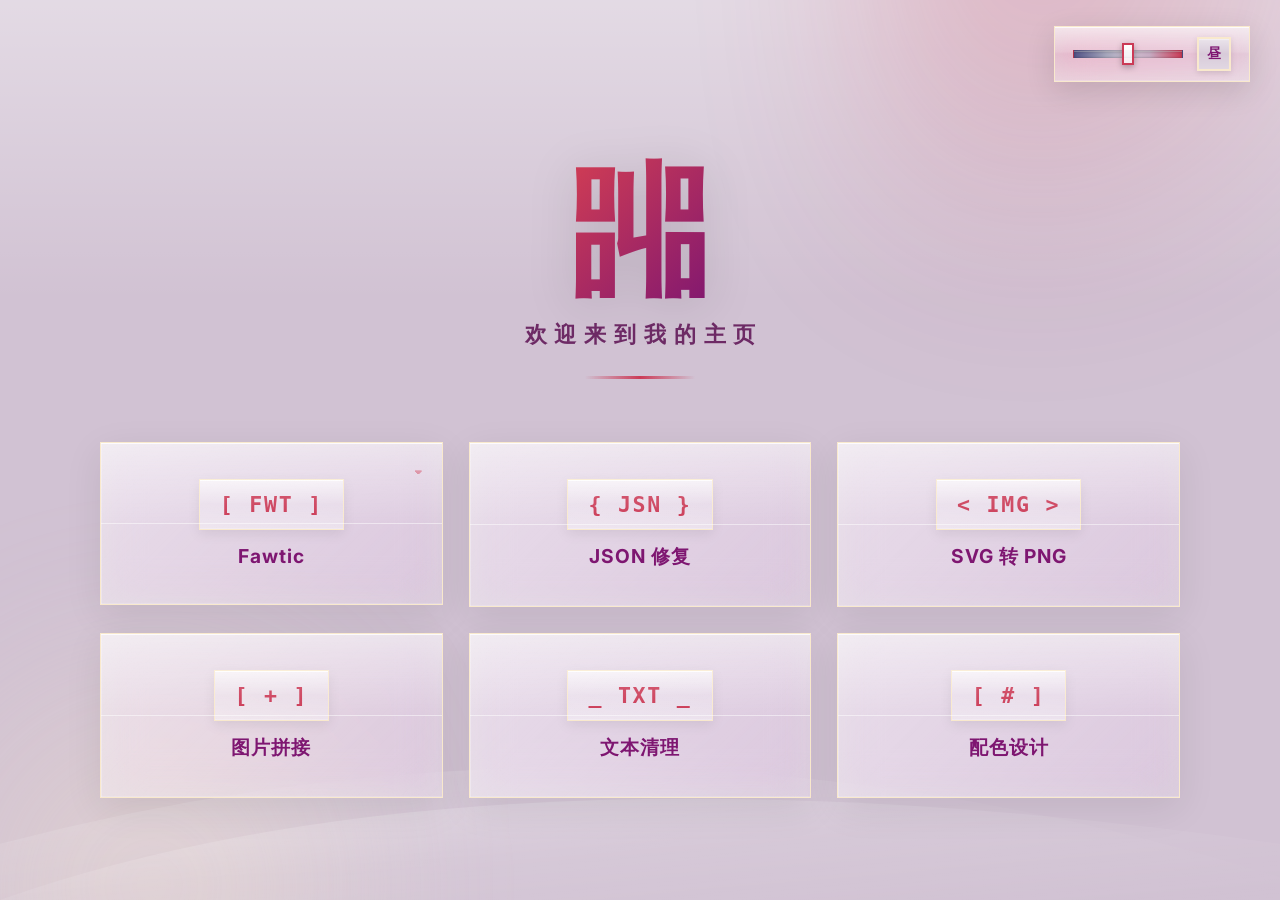
<file: index.html>
<!DOCTYPE html>
<html lang="zh-CN">
<head>
  <meta charset="UTF-8">
  <meta name="viewport" content="width=device-width, initial-scale=1.0">
  <title>嘂 - 首页</title>
  <style>
    @import url('https://fonts.googleapis.com/css2?family=Inter:wght@300;400;600;800&display=swap');

    /* ===== 主题变量（与原站完全一致的 6 套配色） ===== */
    :root {
      --bg-color: #d1c2d3;
      --text-color: #7e1671;
      --border-color: #f9e9cd;
      --accent-color: #CB3A56;
      --header-text-color: #5c1052;
    }
    :root[data-tone="neutral"][data-mode="light"] {
      --bg-color: #d1c2d3; --text-color: #7e1671; --border-color: #f9e9cd; --accent-color: #CB3A56; --header-text-color: #5c1052;
    }
    :root[data-tone="neutral"][data-mode="dark"] {
      --bg-color: #815c94; --text-color: #fbecde; --border-color: #4f383e; --accent-color: #e77c8e; --header-text-color: #fbecde;
    }
    :root[data-tone="cool"][data-mode="light"] {
      --bg-color: #a7a8bd; --text-color: #2d0c13; --border-color: #5d3f51; --accent-color: #CB3A56; --header-text-color: #ffffff;
    }
    :root[data-tone="cool"][data-mode="dark"] {
      --bg-color: #525288; --text-color: #ccccd6; --border-color: #74759b; --accent-color: #e77c8e; --header-text-color: #ffffff;
    }
    :root[data-tone="warm"][data-mode="light"] {
      --bg-color: #c8adc4; --text-color: #4c1f24; --border-color: #9570a9; --accent-color: #CB3A56; --header-text-color: #ffffff;
    }
    :root[data-tone="warm"][data-mode="dark"] {
      --bg-color: #461629; --text-color: #ede3e7; --border-color: #b8a5d2; --accent-color: #e77c8e; --header-text-color: #380a1d;
    }

    /* ===== 基础 ===== */
    * { margin: 0; padding: 0; box-sizing: border-box; }

    html { scroll-behavior: smooth; }

    body {
      font-family: 'Inter', sans-serif;
      background-color: var(--bg-color);
      color: var(--text-color);
      min-height: 100vh;
      min-height: 100dvh;
      overflow-x: hidden;
      position: relative;
      transition: background-color 0.5s ease, color 0.5s ease;
      display: flex;
      flex-direction: column;
    }

    /* 顶部环境高光（沿用原站元素，增强玻璃氛围） */
    body::before {
      content: "";
      position: absolute;
      top: 0; left: 0; right: 0;
      height: 300px;
      background: linear-gradient(180deg, rgba(255,255,255,0.4) 0%, rgba(255,255,255,0) 100%);
      pointer-events: none;
      z-index: 0;
    }

    /* 底部 swoosh 装饰（沿用原站元素） */
    body::after {
      content: "";
      position: fixed;
      bottom: 0; left: 0; right: 0;
      width: 100vw;
      height: 25vh;
      background-image: url('icon_svg/aero_swoosh.svg');
      background-size: 100% 100%;
      background-repeat: no-repeat;
      background-position: bottom center;
      opacity: 0.4;
      pointer-events: none;
      z-index: 0;
    }

    /* ===== 氛围光斑背景（现代感） ===== */
    .orb {
      position: fixed;
      filter: blur(90px);
      pointer-events: none;
      z-index: 0;
      opacity: 0.55;
      transition: background 0.5s ease;
    }
    .orb-1 {
      width: 45vmax; height: 45vmax;
      top: -18vmax; right: -12vmax;
      background: radial-gradient(circle at 30% 30%, var(--accent-color), transparent 65%);
      opacity: 0.28;
      animation: drift 26s ease-in-out infinite alternate;
    }
    .orb-2 {
      width: 40vmax; height: 40vmax;
      bottom: -15vmax; left: -12vmax;
      background: radial-gradient(circle at 60% 60%, var(--border-color), transparent 65%);
      opacity: 0.45;
      animation: drift 32s ease-in-out infinite alternate-reverse;
    }
    @keyframes drift {
      from { transform: translate(0, 0) scale(1); }
      to   { transform: translate(4vmax, 3vmax) scale(1.12); }
    }

    /* ===== 悬浮工具栏（直角玻璃） ===== */
    .toolbar {
      position: fixed;
      top: clamp(14px, 3vw, 26px);
      right: clamp(14px, 3vw, 30px);
      z-index: 50;
      animation: fadeDown 0.8s cubic-bezier(0.22, 1, 0.36, 1) both;
    }
    .theme-controls {
      display: flex;
      align-items: center;
      gap: 14px;
      padding: 10px 18px;
      border-radius: 0;
      /* 经典玻璃光泽：中部折光分界线 */
      background: linear-gradient(180deg,
        rgba(255,255,255,0.60) 0%,
        rgba(255,255,255,0.18) 45%,
        rgba(255,255,255,0.04) 50%,
        rgba(255,255,255,0.28) 100%);
      backdrop-filter: blur(18px) saturate(1.5);
      -webkit-backdrop-filter: blur(18px) saturate(1.5);
      border: 1px solid var(--border-color);
      box-shadow:
        0 8px 30px rgba(0,0,0,0.12),
        inset 0 1px 0 rgba(255,255,255,0.75),
        inset 0 -1px 0 rgba(255,255,255,0.18),
        inset 0 0 20px rgba(255,255,255,0.12);
      transition: border-color 0.3s ease;
    }

    /* 冷暖色调滑块（沿用原渐变色，现代化外观） */
    .tone-slider {
      -webkit-appearance: none;
      appearance: none;
      width: 110px;
      height: 8px;
      border-radius: 0;
      background: linear-gradient(to right, #525288 0%, #a7a8bd 30%, #d1c2d3 50%, #c8adc4 70%, #CB3A56 100%);
      border: 1px solid rgba(0,0,0,0.12);
      outline: none;
      cursor: pointer;
      box-shadow: inset 0 1px 3px rgba(0,0,0,0.25), inset 0 1px 0 rgba(255,255,255,0.35);
    }
    .tone-slider::-webkit-slider-thumb {
      -webkit-appearance: none;
      appearance: none;
      width: 12px; height: 22px;
      border-radius: 0;
      background: linear-gradient(180deg, #ffffff 0%, rgba(255,255,255,0.65) 100%);
      border: 2px solid var(--accent-color);
      cursor: pointer;
      box-shadow: 0 2px 6px rgba(0,0,0,0.3);
      transition: transform 0.15s ease;
    }
    .tone-slider::-webkit-slider-thumb:hover { transform: scale(1.15); }
    .tone-slider::-moz-range-thumb {
      width: 8px; height: 18px;
      border-radius: 0;
      background: linear-gradient(180deg, #ffffff 0%, rgba(255,255,255,0.65) 100%);
      border: 2px solid var(--accent-color);
      cursor: pointer;
      box-shadow: 0 2px 6px rgba(0,0,0,0.3);
      transition: transform 0.15s ease;
    }
    .tone-slider::-moz-range-thumb:hover { transform: scale(1.15); }

    /* 昼夜切换按钮（类名与原站一致，script.js 直接接管） */
    .mode-square-btn {
      width: 34px; height: 34px;
      border-radius: 0;
      background-color: var(--bg-color);
      background-image: linear-gradient(180deg, rgba(255,255,255,0.55) 0%, rgba(255,255,255,0.15) 50%, rgba(255,255,255,0.35) 100%);
      border: 2px solid var(--border-color);
      color: var(--text-color);
      font-size: 0.85rem;
      font-weight: 700;
      font-family: inherit;
      display: flex;
      align-items: center;
      justify-content: center;
      cursor: pointer;
      box-shadow: 0 2px 6px rgba(0,0,0,0.12), inset 0 1px 1px rgba(255,255,255,0.4);
      transition: all 0.25s ease;
      user-select: none;
    }
    .mode-square-btn:hover {
      border-color: var(--accent-color);
      color: var(--accent-color);
      transform: translateY(-2px);
      box-shadow: 0 6px 14px rgba(0,0,0,0.18), inset 0 1px 1px rgba(255,255,255,0.6);
    }
    .mode-square-btn:active { transform: translateY(0) scale(0.95); }

    /* ===== 主布局（自适应比例） ===== */
    .main-content {
      position: relative;
      z-index: 10;
      flex: 1;
      width: min(1080px, 100% - clamp(32px, 6vw, 80px));
      margin: 0 auto;
      display: flex;
      flex-direction: column;
      align-items: center;
      justify-content: center;
      gap: clamp(36px, 7vh, 72px);
      padding: clamp(90px, 14vh, 140px) 0 clamp(50px, 8vh, 90px);
    }

    /* ===== Hero ===== */
    .hero {
      text-align: center;
      animation: fadeUp 0.9s cubic-bezier(0.22, 1, 0.36, 1) both;
    }
    .hero-title {
      font-size: clamp(4.5rem, 16vw, 9rem);
      font-weight: 800;
      line-height: 1;
      letter-spacing: 0.02em;
      background: linear-gradient(135deg, var(--accent-color) 20%, var(--text-color) 90%);
      -webkit-background-clip: text;
      background-clip: text;
      -webkit-text-fill-color: transparent;
      filter: drop-shadow(0 6px 24px rgba(0,0,0,0.12));
      transition: filter 0.3s ease;
      user-select: none;
    }
    .hero-title:hover { filter: drop-shadow(0 8px 30px var(--accent-color)); }
    .hero-subtitle {
      margin-top: clamp(10px, 2vw, 18px);
      font-size: clamp(1rem, 2.6vw, 1.4rem);
      font-weight: 600;
      letter-spacing: 0.35em;
      text-indent: 0.35em;
      color: var(--header-text-color);
      opacity: 0.85;
    }
    .hero-divider {
      width: clamp(60px, 10vw, 110px);
      height: 3px;
      margin: clamp(16px, 3vw, 26px) auto 0;
      background: linear-gradient(90deg, transparent, var(--accent-color), transparent);
    }

    /* ===== 卡片网格（自适应列数） ===== */
    .grid-layout {
      display: grid;
      grid-template-columns: repeat(auto-fit, minmax(min(100%, 280px), 1fr));
      gap: clamp(16px, 2.5vw, 26px);
      width: 100%;
      /* 卡片按内容高度对齐：Fawtic 展开时同行卡片不被拉高 */
      align-items: start;
    }

    .minimal-card {
      position: relative;
      display: flex;
      flex-direction: column;
      align-items: center;
      gap: 14px;
      padding: clamp(26px, 4vw, 36px) clamp(20px, 3vw, 30px);
      border-radius: 0;
      text-decoration: none;
      text-align: center;
      color: var(--text-color);
      background: linear-gradient(135deg, rgba(255,255,255,0.48) 0%, rgba(255,255,255,0.12) 100%);
      backdrop-filter: blur(20px) saturate(1.5);
      -webkit-backdrop-filter: blur(20px) saturate(1.5);
      border: 1px solid var(--border-color);
      box-shadow:
        0 10px 36px rgba(0,0,0,0.08),
        inset 0 1px 0 rgba(255,255,255,0.8),
        inset 0 -1px 0 rgba(255,255,255,0.18),
        inset 1px 0 0 rgba(255,255,255,0.28),
        inset 0 0 28px rgba(255,255,255,0.14);
      cursor: pointer;
      overflow: hidden;
      transition: transform 0.35s cubic-bezier(0.22, 1, 0.36, 1),
                  box-shadow 0.35s ease,
                  border-color 0.35s ease;
      animation: fadeUp 0.8s cubic-bezier(0.22, 1, 0.36, 1) both;
    }
    /* 卡片依次入场 */
    .grid-layout .minimal-card:nth-child(1) { animation-delay: 0.15s; }
    .grid-layout .minimal-card:nth-child(2) { animation-delay: 0.25s; }
    .grid-layout .minimal-card:nth-child(3) { animation-delay: 0.35s; }
    .grid-layout .minimal-card:nth-child(4) { animation-delay: 0.45s; }
    .grid-layout .minimal-card:nth-child(5) { animation-delay: 0.55s; }
    .grid-layout .minimal-card:nth-child(6) { animation-delay: 0.65s; }

    /* 悬停高光扫过 */
    .minimal-card::before {
      content: "";
      position: absolute;
      inset: 0;
      background: linear-gradient(115deg, transparent 30%, rgba(255,255,255,0.35) 50%, transparent 70%);
      transform: translateX(-100%);
      transition: transform 0.7s ease;
      pointer-events: none;
    }
    .minimal-card:hover::before { transform: translateX(100%); }

    /* 上半部玻璃折光带（直角玻璃的标志性高光） */
    .minimal-card::after {
      content: "";
      position: absolute;
      top: 0; left: 0; right: 0;
      height: 50%;
      background: linear-gradient(180deg, rgba(255,255,255,0.38) 0%, rgba(255,255,255,0) 100%);
      border-bottom: 1px solid rgba(255,255,255,0.18);
      pointer-events: none;
    }

    .minimal-card:hover {
      transform: translateY(-7px);
      border-color: var(--accent-color);
      box-shadow: 0 20px 48px rgba(0,0,0,0.14),
                  0 0 0 1px var(--accent-color),
                  inset 0 1px 0 rgba(255,255,255,0.9),
                  inset 0 -1px 0 rgba(255,255,255,0.22),
                  inset 0 0 28px rgba(255,255,255,0.2);
    }
    .minimal-card:active { transform: translateY(-3px) scale(0.99); }

    .minimal-card .icon {
      font-size: 1.35rem;
      font-weight: 800;
      font-family: 'Consolas', 'Menlo', monospace;
      letter-spacing: 0.08em;
      color: var(--accent-color);
      padding: 12px 20px;
      border-radius: 0;
      background: linear-gradient(180deg, rgba(255,255,255,0.65) 0%, rgba(255,255,255,0.2) 50%, rgba(255,255,255,0.4) 100%);
      border: 1px solid var(--border-color);
      box-shadow: inset 0 1px 0 rgba(255,255,255,0.85), inset 0 -1px 0 rgba(255,255,255,0.2), 0 4px 12px rgba(0,0,0,0.08);
      transition: transform 0.35s cubic-bezier(0.22, 1, 0.36, 1);
    }
    .minimal-card:hover .icon { transform: scale(1.08); }

    .minimal-card h3 {
      font-size: clamp(1.05rem, 2vw, 1.2rem);
      font-weight: 700;
      letter-spacing: 0.05em;
    }

    /* 悬停箭头提示 */
    .card-arrow {
      position: absolute;
      top: 18px; right: 20px;
      font-size: 1rem;
      font-weight: 700;
      color: var(--accent-color);
      opacity: 0;
      transform: translateX(-8px);
      transition: opacity 0.3s ease, transform 0.3s ease;
      pointer-events: none;
    }
    .minimal-card:hover .card-arrow {
      opacity: 1;
      transform: translateX(0);
    }

    /* ===== Fawtic 可展开卡片 ===== */
    /* 展开指示箭头（悬浮于右上角，与其他卡片的 → 位置一致，不占文档流） */
    .card-chevron {
      position: absolute;
      top: 18px; right: 20px;
      font-size: 1rem;
      font-weight: 700;
      color: var(--accent-color);
      opacity: 0.6;
      transition: transform 0.35s ease, opacity 0.3s ease;
      pointer-events: none;
    }
    #fawtic-card:hover .card-chevron { opacity: 1; }
    #fawtic-card.expanded .card-chevron { transform: rotate(180deg); opacity: 1; }

    .fawtic-links {
      display: grid;
      grid-template-rows: 0fr;
      width: 100%;
      /* 收起时以负边距抵消卡片 flex gap(14px)，保证与其他卡片完全同高 */
      margin-top: -14px;
      transition: grid-template-rows 0.45s cubic-bezier(0.22, 1, 0.36, 1), margin-top 0.45s ease;
    }
    #fawtic-card.expanded .fawtic-links {
      grid-template-rows: 1fr;
      margin-top: 0;
    }
    .fawtic-links-inner {
      overflow: hidden;
      display: flex;
      flex-direction: column;
      gap: 10px;
      min-height: 0;
    }
    .fawtic-links a {
      display: block;
      padding: 12px;
      border-radius: 0;
      text-decoration: none;
      font-weight: 600;
      font-size: 0.92rem;
      color: var(--text-color);
      background: linear-gradient(180deg, rgba(255,255,255,0.75) 0%, rgba(255,255,255,0.25) 50%, rgba(255,255,255,0.45) 100%);
      border: 1px solid var(--border-color);
      box-shadow: 0 2px 8px rgba(0,0,0,0.06);
      transition: all 0.25s ease;
    }
    .fawtic-links a:hover {
      color: var(--accent-color);
      border-color: var(--accent-color);
      transform: translateY(-2px);
      box-shadow: 0 6px 16px rgba(0,0,0,0.12);
    }

    /* ===== 入场动画 ===== */
    @keyframes fadeUp {
      from { opacity: 0; transform: translateY(28px); }
      to   { opacity: 1; transform: translateY(0); }
    }
    @keyframes fadeDown {
      from { opacity: 0; transform: translateY(-20px); }
      to   { opacity: 1; transform: translateY(0); }
    }

    /* ===== 小屏适配 ===== */
    @media (max-width: 640px) {
      .toolbar {
        top: 12px;
        right: 50%;
        transform: translateX(50%);
      }
      @keyframes fadeDown {
        from { opacity: 0; transform: translateX(50%) translateY(-20px); }
        to   { opacity: 1; transform: translateX(50%) translateY(0); }
      }
      .theme-controls { padding: 8px 14px; gap: 12px; }
      .tone-slider { width: 88px; }
      .hero-subtitle { letter-spacing: 0.2em; text-indent: 0.2em; }
    }

    /* 尊重减少动画偏好 */
    @media (prefers-reduced-motion: reduce) {
      *, *::before, *::after {
        animation-duration: 0.01ms !important;
        animation-iteration-count: 1 !important;
        transition-duration: 0.01ms !important;
      }
    }
  </style>
</head>
<body>

  <!-- 氛围光斑 -->
  <div class="orb orb-1"></div>
  <div class="orb orb-2"></div>

  <!-- 悬浮工具栏：冷暖色调 + 昼夜切换（功能与原站一致，由 script.js 驱动） -->
  <div class="toolbar">
    <div class="theme-controls">
      <input type="range" min="-1" max="1" step="1" class="tone-slider" title="调整冷暖色调">
      <div class="mode-square-btn" title="切换深浅色">日</div>
    </div>
  </div>

  <div class="main-content">

    <!-- Hero -->
    <div class="hero">
      <h1 class="hero-title">嘂</h1>
      <div class="hero-subtitle">欢迎来到我的主页</div>
      <div class="hero-divider"></div>
    </div>

    <!-- 卡片网格 -->
    <div class="grid-layout">

      <!-- Fawtic（点击展开入口链接） -->
      <div class="minimal-card" id="fawtic-card" role="button" tabindex="0" aria-expanded="false" title="点击展开">
        <span class="card-chevron">▾</span>
        <div class="icon">[ FWT ]</div>
        <h3>Fawtic</h3>
        <div id="fawtic-links" class="fawtic-links">
          <div class="fawtic-links-inner">
            <a href="https://fawtic.vercel.app/" target="_blank" onclick="event.stopPropagation()">Vercel 入口</a>
            <a href="https://alt34555.johki.top/fawtic/" target="_blank" onclick="event.stopPropagation()">GitHub 入口</a>
          </div>
        </div>
      </div>

      <!-- 工具卡片（跳转目标与原站一致） -->
      <a href="./tools/jsonfix.html" class="minimal-card">
        <span class="card-arrow">→</span>
        <div class="icon">{ JSN }</div>
        <h3>JSON 修复</h3>
      </a>

      <a href="./tools/svg2png.html" class="minimal-card">
        <span class="card-arrow">→</span>
        <div class="icon">&lt; IMG &gt;</div>
        <h3>SVG 转 PNG</h3>
      </a>

      <a href="./tools/tupianpinjie.html" class="minimal-card">
        <span class="card-arrow">→</span>
        <div class="icon">[ + ]</div>
        <h3>图片拼接</h3>
      </a>

      <a href="./tools/wenbenqingli.html" class="minimal-card">
        <span class="card-arrow">→</span>
        <div class="icon">_ TXT _</div>
        <h3>文本清理</h3>
      </a>

      <a href="./tools/peise.html" class="minimal-card">
        <span class="card-arrow">→</span>
        <div class="icon">[ # ]</div>
        <h3>配色设计</h3>
      </a>

    </div>

  </div>

  <!-- 复用原站脚本：色调/昼夜/自动跟随系统/点击星光 -->
  <script src="script.js"></script>
  <script>
    // Fawtic 卡片展开/收起
    (function () {
      const card = document.getElementById('fawtic-card');
      if (!card) return;
      const toggle = () => {
        const expanded = card.classList.toggle('expanded');
        card.setAttribute('aria-expanded', expanded ? 'true' : 'false');
      };
      card.addEventListener('click', toggle);
      card.addEventListener('keydown', (e) => {
        if (e.key === 'Enter' || e.key === ' ') {
          e.preventDefault();
          toggle();
        }
      });
    })();
  </script>
</body>
</html>
</file>
